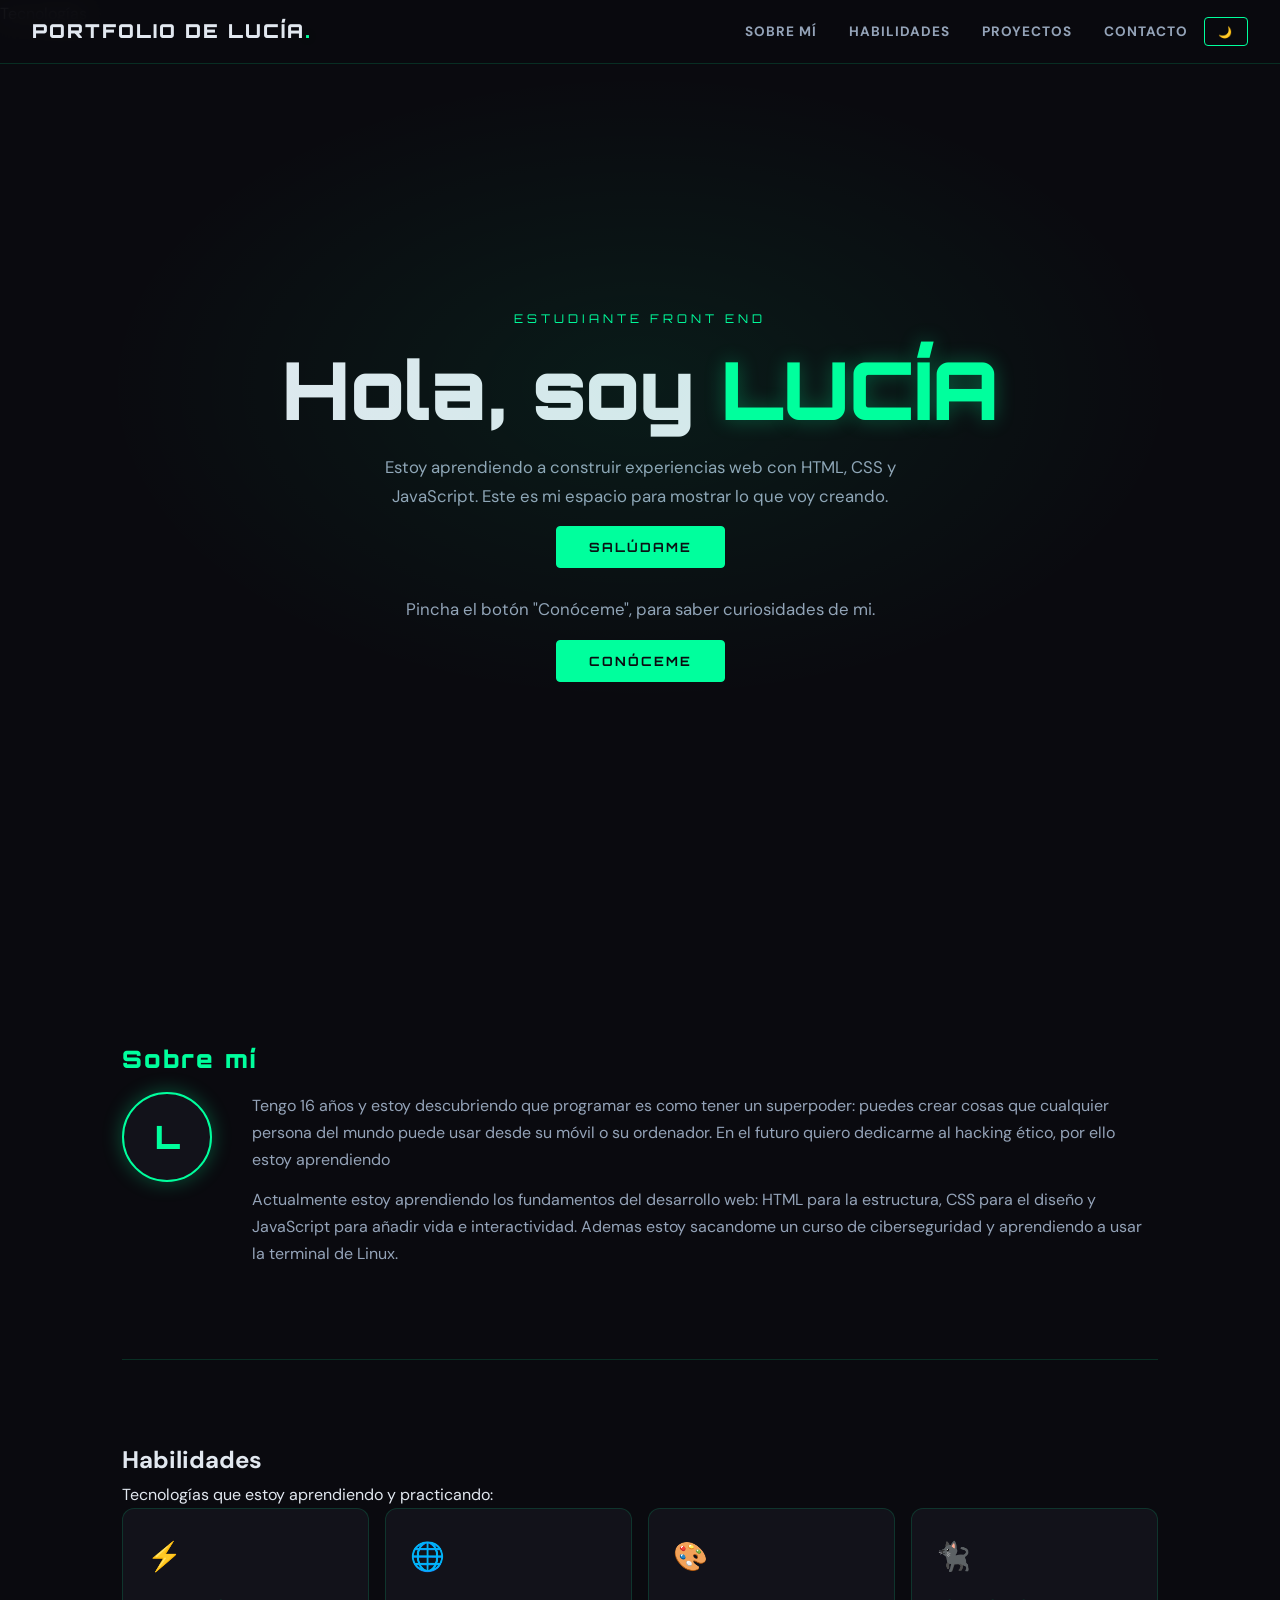
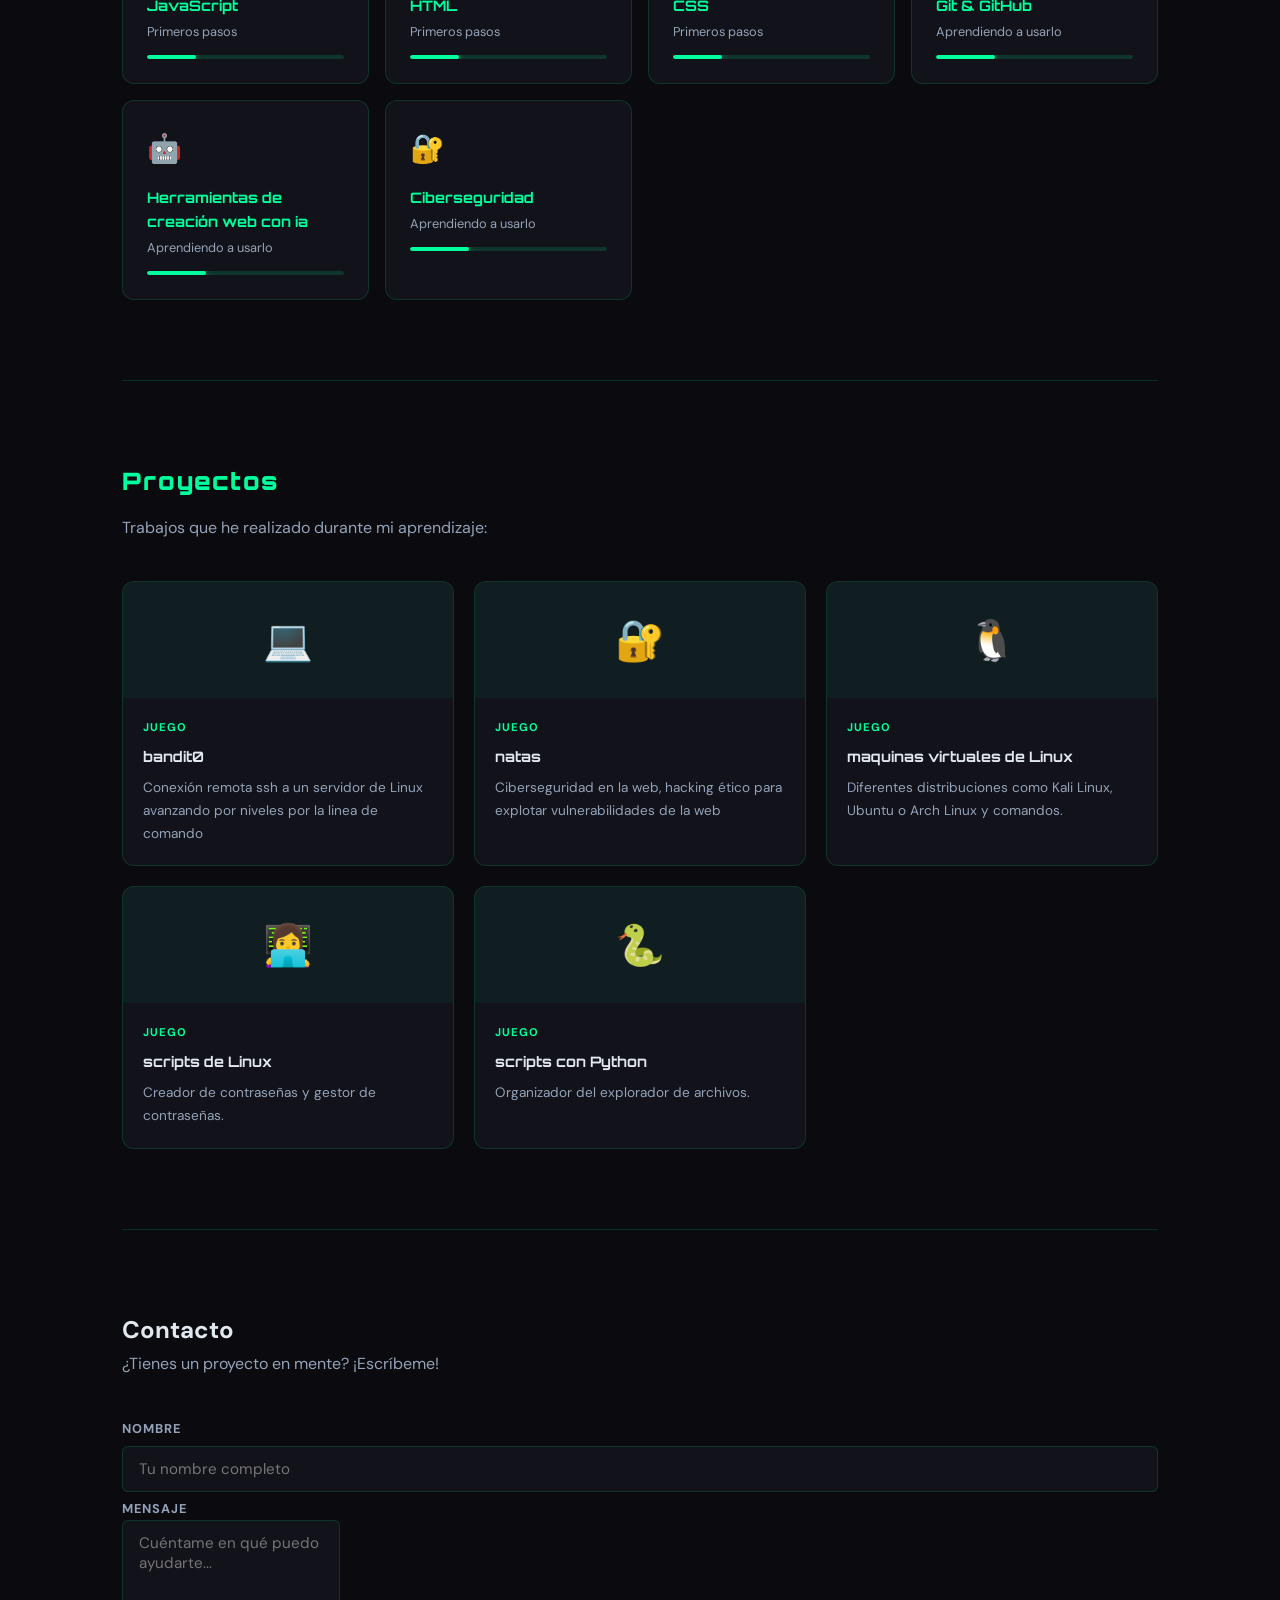
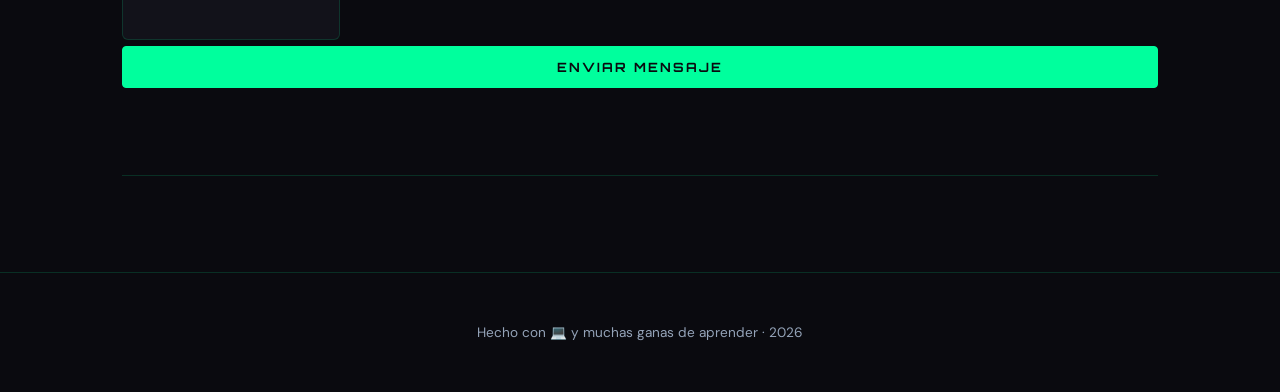
<file: index.html>
Tecnologías<!DOCTYPE html>
<html lang="es">
<head>
    <meta charset="UTF-8"/>
    <meta name="viewport" content="width= device-width, initia-scale=.1.0"/>
    <title> Porfolio Lucía - Fase 1</title>
    <link rel="stylesheet" href="tema-dark-neon.css"/>

</head>

<body>

  <header class="nav" id="inicio">
    <!-- El logo/nombre del portfolio -->
    <span class="nav__logo">PORTFOLIO DE LUCÍA<span class="nav__logo--accent">.</span></span>

    <!-- Los enlaces de navegación interna -->
    <!-- href="#id" salta a la sección con ese id en la misma página -->
    <nav class="nav__links">
      <a href="#sobre-mi" class="nav__link">Sobre mí</a>
      <a href="#habilidades" class="nav__link">Habilidades</a>
      <a href="#proyectos" class="nav__link">Proyectos</a>
      <a href="#contacto" class="nav__link">Contacto</a>
    </nav>
     <button class="btn btn--small" id="btnTema" aria-label="Cambiar tema">🌙</button>

  </header>

 
<section class="hero">
    <p class="hero__eyebrow">Estudiante Front End</p>
    <h1 class="hero__title" id="tituloHero">
      Hola, soy <span class="hero__title--accent">LUCÍA</span>
    </h1>
    <p class="hero__subtitle">
      Estoy aprendiendo a construir experiencias web con HTML, CSS y JavaScript.
      Este es mi espacio para mostrar lo que voy creando.
    </p>
  
    <button class="btn btn--primary" id="btnSaludo">Salúdame</button>
    <br><p class="hero__subtitle" id="curiosidades"> 
    Pincha el botón "Conóceme", para saber curiosidades de mi.
    </p>
    <button class="btn btn--primary" id="btnConoceme">Conóceme</button>

  </section>


  <main>


 <section class="seccion" id="sobre-mi">
      <h2 class="seccion__titulo">Sobre mí</h2>
      <div class="sobre-mi">
        <!-- Avatar visual (círculo con inicial) -->
        <div class="sobre-mi__avatar">L</div>
        <div class="sobre-mi__texto">
          <p>
            Tengo 16 años y estoy descubriendo que programar es como tener
            un superpoder: puedes crear cosas que cualquier persona del mundo
            puede usar desde su móvil o su ordenador. En el futuro quiero dedicarme al hacking ético,
            por ello estoy aprendiendo 
          </p>
          <p>
            Actualmente estoy aprendiendo los fundamentos del desarrollo web:
            HTML para la estructura, CSS para el diseño y JavaScript para
            añadir vida e interactividad. Ademas estoy sacandome un curso de ciberseguridad
            y aprendiendo a usar la terminal de Linux.
          </p>
        </div>
      </div>      
    </section>

    <section class="seccion" id="habilidades">
        <h2 class="seccion_titulo">Habilidades</h2>
  <p class="seccion_descripcion">
    Tecnologías que estoy aprendiendo y practicando:
  </p>
  <div class="habilidades-grid">
        <article class="skill-card">
          <span class="skill-card__icono">⚡</span>
          <h3 class="skill-card__nombre">JavaScript</h3>
          <p class="skill-card__nivel">Primeros pasos</p>
          <div class="skill-card__barra">
            <div class="skill-card__progreso" style="width: 25%"></div>
          </div>
        </article>

        <article class="skill-card">
          <span class="skill-card__icono"> 🌐</span>
          <h3 class="skill-card__nombre">HTML</h3>
          <p class="skill-card__nivel">Primeros pasos</p>
          <div class="skill-card__barra">
            <div class="skill-card__progreso" style="width: 25%"></div>
          </div>
        </article>

        <article class="skill-card">
          <span class="skill-card__icono">🎨</span>
          <h3 class="skill-card__nombre">CSS</h3>
          <p class="skill-card__nivel">Primeros pasos</p>
          <div class="skill-card__barra">
            <div class="skill-card__progreso" style="width: 25%"></div>
          </div>
        </article>
        
        <article class="skill-card">
          <span class="skill-card__icono"> 🐈‍⬛</span>
          <h3 class="skill-card__nombre">Git & GitHub</h3>
          <p class="skill-card__nivel">Aprendiendo a usarlo</p>
          <div class="skill-card__barra">
            <div class="skill-card__progreso" style="width: 30%"></div>
          </div>
        </article>
                <article class="skill-card">
          <span class="skill-card__icono"> 🤖</span>
          <h3 class="skill-card__nombre">Herramientas de creación web con ia</h3>
          <p class="skill-card__nivel">Aprendiendo a usarlo</p>
          <div class="skill-card__barra">
            <div class="skill-card__progreso" style="width: 30%"></div>
          </div>
        </article>
                <article class="skill-card">
          <span class="skill-card__icono"> 🔐</span>
          <h3 class="skill-card__nombre">Ciberseguridad</h3>
          <p class="skill-card__nivel">Aprendiendo a usarlo</p>
          <div class="skill-card__barra">
            <div class="skill-card__progreso" style="width: 30%"></div>
          </div>
        </article>
     
         </div>
        </section>

        <section class="seccion" id="proyectos">
          <h2 class="seccion__titulo">Proyectos</h2>
          <p class="seccion__descripcion">
            Trabajos que he realizado durante mi aprendizaje:
          </p>

          <div class="proyectos-grid" id="proyectosGrid">
            <article class="proyecto-card" data-category="juego">
          <div class="proyecto-card__imagen">💻</div>
          <div class="proyecto-card__cuerpo">
            <span class="proyecto-card__tag">Juego</span>
            <h3 class="proyecto-card__titulo">bandit0</h3>
            <p class="proyecto-card__desc">
            Conexión remota ssh a un servidor de Linux avanzando por niveles por la linea de comando
            </p>
          </div>
        </article>
            
            <article class="proyecto-card" data-category="juego">
          <div class="proyecto-card__imagen">🔐</div>
          <div class="proyecto-card__cuerpo">
            <span class="proyecto-card__tag">Juego</span>
            <h3 class="proyecto-card__titulo">natas</h3>
            <p class="proyecto-card__desc">
               Ciberseguridad en la web, hacking ético para explotar vulnerabilidades de la web 
            </p>
          </div>
        </article>
       


            <article class="proyecto-card" data-category="juego">
          <div class="proyecto-card__imagen">🐧</div>
          <div class="proyecto-card__cuerpo">
            <span class="proyecto-card__tag">Juego</span>
            <h3 class="proyecto-card__titulo">maquinas virtuales de Linux</h3>
            <p class="proyecto-card__desc">
              Diferentes distribuciones como Kali Linux, Ubuntu o Arch Linux y comandos.
            </p>
          </div>
        </article>

            <article class="proyecto-card" data-category="juego">
          <div class="proyecto-card__imagen">👩‍💻</div>
          <div class="proyecto-card__cuerpo">
            <span class="proyecto-card__tag">Juego</span>
            <h3 class="proyecto-card__titulo">scripts de Linux</h3>
            <p class="proyecto-card__desc">
              Creador de contraseñas y gestor de contraseñas.
            </p>
          </div>
        </article>
        
            <article class="proyecto-card" data-category="juego">
          <div class="proyecto-card__imagen">🐍</div>
          <div class="proyecto-card__cuerpo">
            <span class="proyecto-card__tag">Juego</span>
            <h3 class="proyecto-card__titulo">scripts con Python</h3>
            <p class="proyecto-card__desc">
              Organizador del explorador de archivos.
            </p>
          </div>
        </article>   
        

          </div>
        </section>
      

        <section class="seccion" id="contacto">
          <h2 class="seccion_titulo">Contacto</h2>
          <p class="seccion__descripcion">
            ¿Tienes un proyecto en mente? ¡Escríbeme!
          </p>
          <from class="from" id="formContacto" novalidate>
            
        <div class="form__grupo">
          <label class="form__label" for="nombre">Nombre</label>
          <input
            class="form__input"
            type="text"
            id="nombre"
            name="nombre"
            placeholder="Tu nombre completo"
            autocomplete="name"
          />
          <div class="form_grupo">
            <label class="form__label" for="mensaje">Mensaje</label>
          <!-- textarea: campo de texto de varias líneas -->
          <textarea
            class="form__input form__textarea"
            id="mensaje"
            name="mensaje"
            rows="4"
            placeholder="Cuéntame en qué puedo ayudarte..."
          ></textarea>
          <span class="form__error" id="errorMensaje"></span>
        </div>

        <button class="btn btn--primary" type="submit" id="btnEnviar">
          Enviar mensaje
        </button>

        <!-- Mensaje de éxito que aparecerá cuando el formulario sea válido -->
        <p class="form__exito" id="mensajeExito"></p>
      </form>
    </section>

  </main>

  <footer class="footer">
    <p class="footer__texto">
      Hecho con 💻 y muchas ganas de aprender · 2026
    </p>
  </footer>
  <script src="script.js"></script>

</html>
</file>
<file: tema-dark-neon.css>
/*
╔══════════════════════════════════════════════════════════════╗
║  TEMA: DARK NEON                                            ║
║  Estética: fondo negro, acentos en verde neón/cian          ║
║  Fuente: Orbitron (geométrica, tech) + DM Sans (cuerpo)     ║
╚══════════════════════════════════════════════════════════════╝

  CÓMO PERSONALIZAR ESTE TEMA:
  · Cambia --color-acento para otro color neón (ej: #ff00ff, #00bfff)
  · Cambia --color-fondo para un fondo más oscuro o más azulado
  · La fuente se importa de Google Fonts — cámbiala por la que quieras
*/

/* ── Importar fuentes de Google Fonts ─────────────────────── */
@import url('https://fonts.googleapis.com/css2?family=Orbitron:wght@700;900&family=DM+Sans:wght@400;500;700&display=swap');

/* ── Variables: el corazón del tema ───────────────────────── */
/*
  :root aplica las variables a toda la página.
  Cambia solo estos valores y todo el diseño cambia.
*/
:root {
  --color-fondo:       #0a0a0f;
  --color-fondo-card:  #12121a;
  --color-fondo-nav:   rgba(10, 10, 15, 0.92);
  --color-texto:       #e2e8f0;
  --color-texto-suave: #94a3b8;
  --color-acento:      #00ff9d;
  --color-acento-rgb:  0, 255, 157;     /* para usar en rgba() */
  --color-borde:       rgba(0, 255, 157, 0.15);
  --color-error:       #ff4d6d;
  --color-exito:       #00ff9d;

  --radio-card:   12px;
  --sombra-card:  0 4px 30px rgba(0, 255, 157, 0.08);
  --sombra-glow:  0 0 20px rgba(0, 255, 157, 0.3);

  --fuente-titulo: 'Orbitron', monospace;
  --fuente-cuerpo: 'DM Sans', sans-serif;

  --transicion:   0.25s ease;
}

/* Tema alternativo (se activa con clase "tema-b" en body) */
body.tema-b {
  --color-fondo:       #0d0d1a;
  --color-acento:      #a78bfa;
  --color-acento-rgb:  167, 139, 250;
  --color-borde:       rgba(167, 139, 250, 0.15);
  --sombra-card:       0 4px 30px rgba(167, 139, 250, 0.08);
  --sombra-glow:       0 0 20px rgba(167, 139, 250, 0.3);
}


/* ── Reset y base ──────────────────────────────────────────── */
*, *::before, *::after {
  box-sizing: border-box;
  margin: 0;
  padding: 0;
}

html {
  scroll-behavior: smooth;    /* scroll suave al hacer clic en los enlaces de nav */
  scroll-padding-top: 70px;   /* evita que el header tape el inicio de la sección */
}

body {
  font-family: var(--fuente-cuerpo);
  background-color: var(--color-fondo);
  color: var(--color-texto);
  line-height: 1.7;
  min-height: 100vh;
}

/* ── Barra de navegación ───────────────────────────────────── */
.nav {
  position: fixed;           /* se queda fija aunque hagas scroll */
  top: 0;
  left: 0;
  right: 0;
  z-index: 100;
  display: flex;
  align-items: center;
  gap: 1rem;
  padding: 0 2rem;
  height: 64px;
  background: var(--color-fondo-nav);
  backdrop-filter: blur(12px);
  border-bottom: 1px solid var(--color-borde);
}

.nav__logo {
  font-family: var(--fuente-titulo);
  font-size: 1.2rem;
  font-weight: 900;
  letter-spacing: 2px;
  color: var(--color-texto);
  margin-right: auto;   /* empuja el resto de elementos a la derecha */
}

.nav__logo--accent {
  color: var(--color-acento);
  text-shadow: var(--sombra-glow);
}

.nav__links {
  display: flex;
  gap: 2rem;
  list-style: none;
}

.nav__link {
  font-size: 0.85rem;
  font-weight: 700;
  text-transform: uppercase;
  letter-spacing: 1px;
  text-decoration: none;
  color: var(--color-texto-suave);
  transition: color var(--transicion);
}

.nav__link:hover,
.nav__link--activo {
  color: var(--color-acento);
}

/* Botón hamburguesa — solo visible en móvil */
.nav__hamburguesa {
  display: none;
  flex-direction: column;
  gap: 5px;
  background: none;
  border: none;
  cursor: pointer;
  padding: 4px;
}

.nav__hamburguesa span {
  display: block;
  width: 22px;
  height: 2px;
  background: var(--color-texto);
  border-radius: 2px;
  transition: transform var(--transicion), opacity var(--transicion);
}

/* Animación de las 3 líneas → X al abrir el menú */
.nav__hamburguesa--activo span:nth-child(1) {
  transform: translateY(7px) rotate(45deg);
}
.nav__hamburguesa--activo span:nth-child(2) {
  opacity: 0;
}
.nav__hamburguesa--activo span:nth-child(3) {
  transform: translateY(-7px) rotate(-45deg);
}


/* ── Sección Hero ──────────────────────────────────────────── */
.hero {
  min-height: 100vh;
  display: flex;
  flex-direction: column;
  justify-content: center;
  align-items: center;
  text-align: center;
  padding: 100px 2rem 4rem;
  position: relative;
}

/* Fondo decorativo: gradiente radial sutil */
.hero::before {
  content: "";
  position: absolute;
  inset: 0;
  background: radial-gradient(ellipse 60% 50% at 50% 40%,
    rgba(var(--color-acento-rgb), 0.07) 0%,
    transparent 70%);
  pointer-events: none;   /* no interfiere con los clics */
}

.hero__eyebrow {
  font-family: var(--fuente-titulo);
  font-size: 0.75rem;
  letter-spacing: 4px;
  text-transform: uppercase;
  color: var(--color-acento);
  margin-bottom: 1rem;
}

.hero__title {
  font-family: var(--fuente-titulo);
  font-size: clamp(2.5rem, 8vw, 5rem);  /* escala con el ancho de pantalla */
  font-weight: 900;
  line-height: 1.1;
  margin-bottom: 1.25rem;
}

.hero__title--accent {
  color: var(--color-acento);
  text-shadow: var(--sombra-glow);
}

.hero__subtitle {
  max-width: 560px;
  color: var(--color-texto-suave);
  font-size: 1.05rem;
  margin-bottom: 1rem;
}

.hero__reloj {
  font-family: var(--fuente-titulo);
  font-size: 0.9rem;
  color: var(--color-acento);
  margin-bottom: 2rem;
  letter-spacing: 2px;
}


/* ── Botones ───────────────────────────────────────────────── */
.btn {
  display: inline-block;
  padding: 0.75rem 2rem;
  border-radius: 4px;
  border: 1px solid var(--color-acento);
  background: transparent;
  color: var(--color-acento);
  font-family: var(--fuente-titulo);
  font-size: 0.8rem;
  font-weight: 700;
  letter-spacing: 2px;
  text-transform: uppercase;
  text-decoration: none;
  cursor: pointer;
  transition: background var(--transicion), box-shadow var(--transicion);
}

.btn:hover {
  background: rgba(var(--color-acento-rgb), 0.1);
  box-shadow: var(--sombra-glow);
}

.btn--primary {
  background: var(--color-acento);
  color: #0a0a0f;
}

.btn--primary:hover {
  box-shadow: var(--sombra-glow);
  opacity: 0.9;
}

.btn--small {
  padding: 0.4rem 0.8rem;
  font-size: 0.7rem;
}


/* ── Secciones ─────────────────────────────────────────────── */
main {
  max-width: 1100px;
  margin: 0 auto;
  padding: 2rem 2rem 6rem;
}

.seccion {
  padding: 5rem 0;
  border-bottom: 1px solid var(--color-borde);
}

.seccion__titulo {
  font-family: var(--fuente-titulo);
  font-size: 1.5rem;
  font-weight: 900;
  letter-spacing: 2px;
  color: var(--color-acento);
  margin-bottom: 0.75rem;
}

.seccion__descripcion {
  color: var(--color-texto-suave);
  margin-bottom: 2.5rem;
}


/* ── Sobre mí ──────────────────────────────────────────────── */
.sobre-mi {
  display: flex;
  gap: 2.5rem;
  align-items: flex-start;
}

.sobre-mi__avatar {
  flex-shrink: 0;
  width: 90px;
  height: 90px;
  border-radius: 50%;
  background: var(--color-fondo-card);
  border: 2px solid var(--color-acento);
  box-shadow: var(--sombra-glow);
  display: flex;
  align-items: center;
  justify-content: center;
  font-family: var(--fuente-titulo);
  font-size: 2rem;
  font-weight: 900;
  color: var(--color-acento);
}

.sobre-mi__texto p {
  color: var(--color-texto-suave);
  margin-bottom: 0.75rem;
}


/* ── Habilidades ───────────────────────────────────────────── */
.habilidades-grid {
  display: grid;
  grid-template-columns: repeat(auto-fit, minmax(200px, 1fr));
  gap: 1rem;
}

.skill-card {
  background: var(--color-fondo-card);
  border: 1px solid var(--color-borde);
  border-radius: var(--radio-card);
  padding: 1.5rem;
  transition: border-color var(--transicion), box-shadow var(--transicion);
}

.skill-card:hover {
  border-color: var(--color-acento);
  box-shadow: var(--sombra-card);
}

.skill-card__icono {
  font-size: 1.75rem;
  display: block;
  margin-bottom: 0.75rem;
}

.skill-card__nombre {
  font-family: var(--fuente-titulo);
  font-size: 0.9rem;
  font-weight: 700;
  color: var(--color-acento);
  margin-bottom: 0.25rem;
}

.skill-card__nivel {
  font-size: 0.8rem;
  color: var(--color-texto-suave);
  margin-bottom: 0.75rem;
}

.skill-card__barra {
  height: 4px;
  background: rgba(var(--color-acento-rgb), 0.15);
  border-radius: 2px;
  overflow: hidden;
}

.skill-card__progreso {
  height: 100%;
  background: var(--color-acento);
  border-radius: 2px;
  box-shadow: 0 0 8px rgba(var(--color-acento-rgb), 0.6);
}


/* ── Proyectos ─────────────────────────────────────────────── */
.filtros {
  display: flex;
  flex-wrap: wrap;
  gap: 0.5rem;
  margin-bottom: 1rem;
}

.filtro {
  padding: 0.4rem 1rem;
  border-radius: 999px;
  border: 1px solid var(--color-borde);
  background: transparent;
  color: var(--color-texto-suave);
  font-size: 0.8rem;
  font-weight: 700;
  cursor: pointer;
  transition: all var(--transicion);
}

.filtro:hover,
.filtro--activo {
  border-color: var(--color-acento);
  color: var(--color-acento);
  background: rgba(var(--color-acento-rgb), 0.08);
}

.proyectos-contador {
  font-size: 0.8rem;
  color: var(--color-texto-suave);
  margin-bottom: 1.5rem;
}

.proyectos-grid {
  display: grid;
  grid-template-columns: repeat(auto-fill, minmax(280px, 1fr));
  gap: 1.25rem;
}

.proyecto-card {
  background: var(--color-fondo-card);
  border: 1px solid var(--color-borde);
  border-radius: var(--radio-card);
  overflow: hidden;
  transition: border-color var(--transicion), transform var(--transicion);
}

.proyecto-card:hover {
  border-color: var(--color-acento);
  transform: translateY(-4px);
}

/* Clase añadida por JS al filtrar */
.proyecto-card--oculto {
  display: none;
}

.proyecto-card__imagen {
  font-size: 2.5rem;
  padding: 1.5rem;
  background: rgba(var(--color-acento-rgb), 0.05);
  text-align: center;
}

.proyecto-card__cuerpo {
  padding: 1.25rem;
}

.proyecto-card__tag {
  font-size: 0.7rem;
  font-weight: 700;
  text-transform: uppercase;
  letter-spacing: 1px;
  color: var(--color-acento);
}

.proyecto-card__titulo {
  font-family: var(--fuente-titulo);
  font-size: 0.9rem;
  margin: 0.4rem 0 0.5rem;
}

.proyecto-card__desc {
  font-size: 0.85rem;
  color: var(--color-texto-suave);
}


/* ── Formulario ────────────────────────────────────────────── */
.form {
  max-width: 600px;
  display: flex;
  flex-direction: column;
  gap: 1.25rem;
}

.form__grupo {
  display: flex;
  flex-direction: column;
  gap: 0.4rem;
}

.form__label {
  font-size: 0.8rem;
  font-weight: 700;
  text-transform: uppercase;
  letter-spacing: 1px;
  color: var(--color-texto-suave);
  display: flex;
  justify-content: space-between;
  align-items: center;
}

.form__input {
  background: var(--color-fondo-card);
  border: 1px solid var(--color-borde);
  border-radius: 6px;
  padding: 0.75rem 1rem;
  color: var(--color-texto);
  font-family: var(--fuente-cuerpo);
  font-size: 0.95rem;
  transition: border-color var(--transicion), box-shadow var(--transicion);
  resize: none;
}

.form__input:focus {
  outline: none;
  border-color: var(--color-acento);
  box-shadow: 0 0 0 3px rgba(var(--color-acento-rgb), 0.12);
}

.form__input--error {
  border-color: var(--color-error);
}

.form__textarea {
  min-height: 120px;
}

.form__error {
  font-size: 0.8rem;
  color: var(--color-error);
  min-height: 1rem;
}

.form__contador {
  font-size: 0.75rem;
  color: var(--color-texto-suave);
}

.form__contador--alerta {
  color: #f59e0b;
}

.form__exito {
  font-size: 0.9rem;
  color: var(--color-exito);
}


/* ── Animaciones al hacer scroll (IntersectionObserver) ────── */
/*
  .reveal: estado inicial — invisible y desplazado hacia abajo.
  .reveal--visible: estado final — visible y en su posición.
  El JS añade la clase reveal--visible cuando el elemento entra en pantalla.
*/
.reveal {
  opacity: 0;
  transform: translateY(30px);
  transition: opacity 0.6s ease, transform 0.6s ease;
}

.reveal--visible {
  opacity: 1;
  transform: translateY(0);
}


/* ── Footer ────────────────────────────────────────────────── */
.footer {
  text-align: center;
  padding: 3rem 2rem;
  border-top: 1px solid var(--color-borde);
  color: var(--color-texto-suave);
  font-size: 0.85rem;
}

/* Botón volver arriba */
.btn-top {
  position: fixed;
  bottom: 2rem;
  right: 2rem;
  width: 44px;
  height: 44px;
  border-radius: 50%;
  border: 1px solid var(--color-acento);
  background: var(--color-fondo-card);
  color: var(--color-acento);
  font-size: 1.1rem;
  cursor: pointer;
  /* Oculto por defecto — el JS añade btn-top--visible */
  opacity: 0;
  transform: translateY(10px);
  pointer-events: none;
  transition: opacity var(--transicion), transform var(--transicion);
  z-index: 99;
}

.btn-top--visible {
  opacity: 1;
  transform: translateY(0);
  pointer-events: auto;
}

.btn-top:hover {
  box-shadow: var(--sombra-glow);
}


/* ── Responsive: pantallas pequeñas ───────────────────────── */
@media (max-width: 768px) {

  /* Mostramos el botón hamburguesa */
  .nav__hamburguesa {
    display: flex;
    margin-left: auto;
  }

  /* El menú se oculta por defecto en móvil */
  .nav__links {
    display: none;
    position: absolute;
    top: 64px;
    left: 0;
    right: 0;
    flex-direction: column;
    align-items: center;
    gap: 0;
    background: var(--color-fondo-nav);
    border-bottom: 1px solid var(--color-borde);
    padding: 1rem 0;
  }

  /* Cuando el JS añade esta clase, el menú se muestra */
  .nav__links--open {
    display: flex;
  }

  .nav__link {
    padding: 0.75rem 2rem;
    width: 100%;
    text-align: center;
  }

  /* En móvil el avatar y el texto van en columna */
  .sobre-mi {
    flex-direction: column;
    align-items: center;
    text-align: center;
  }
}
</file>
